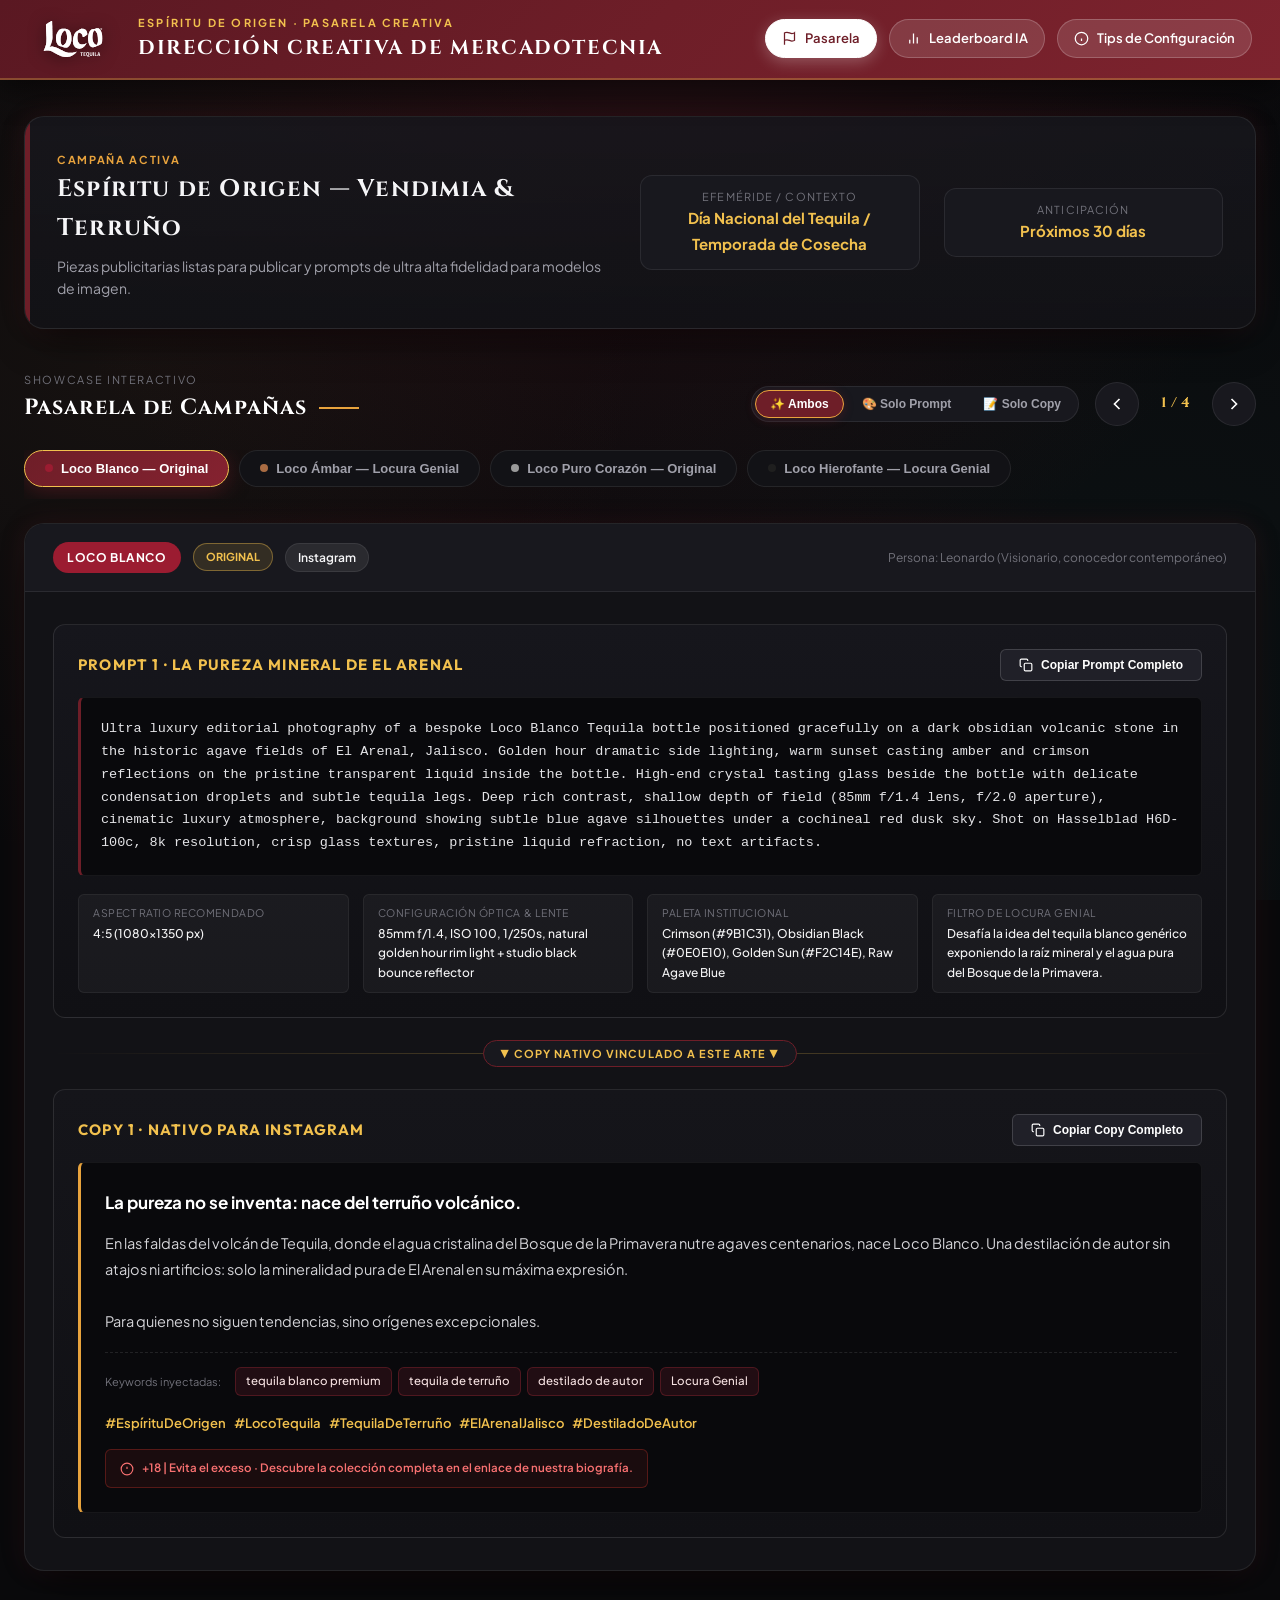
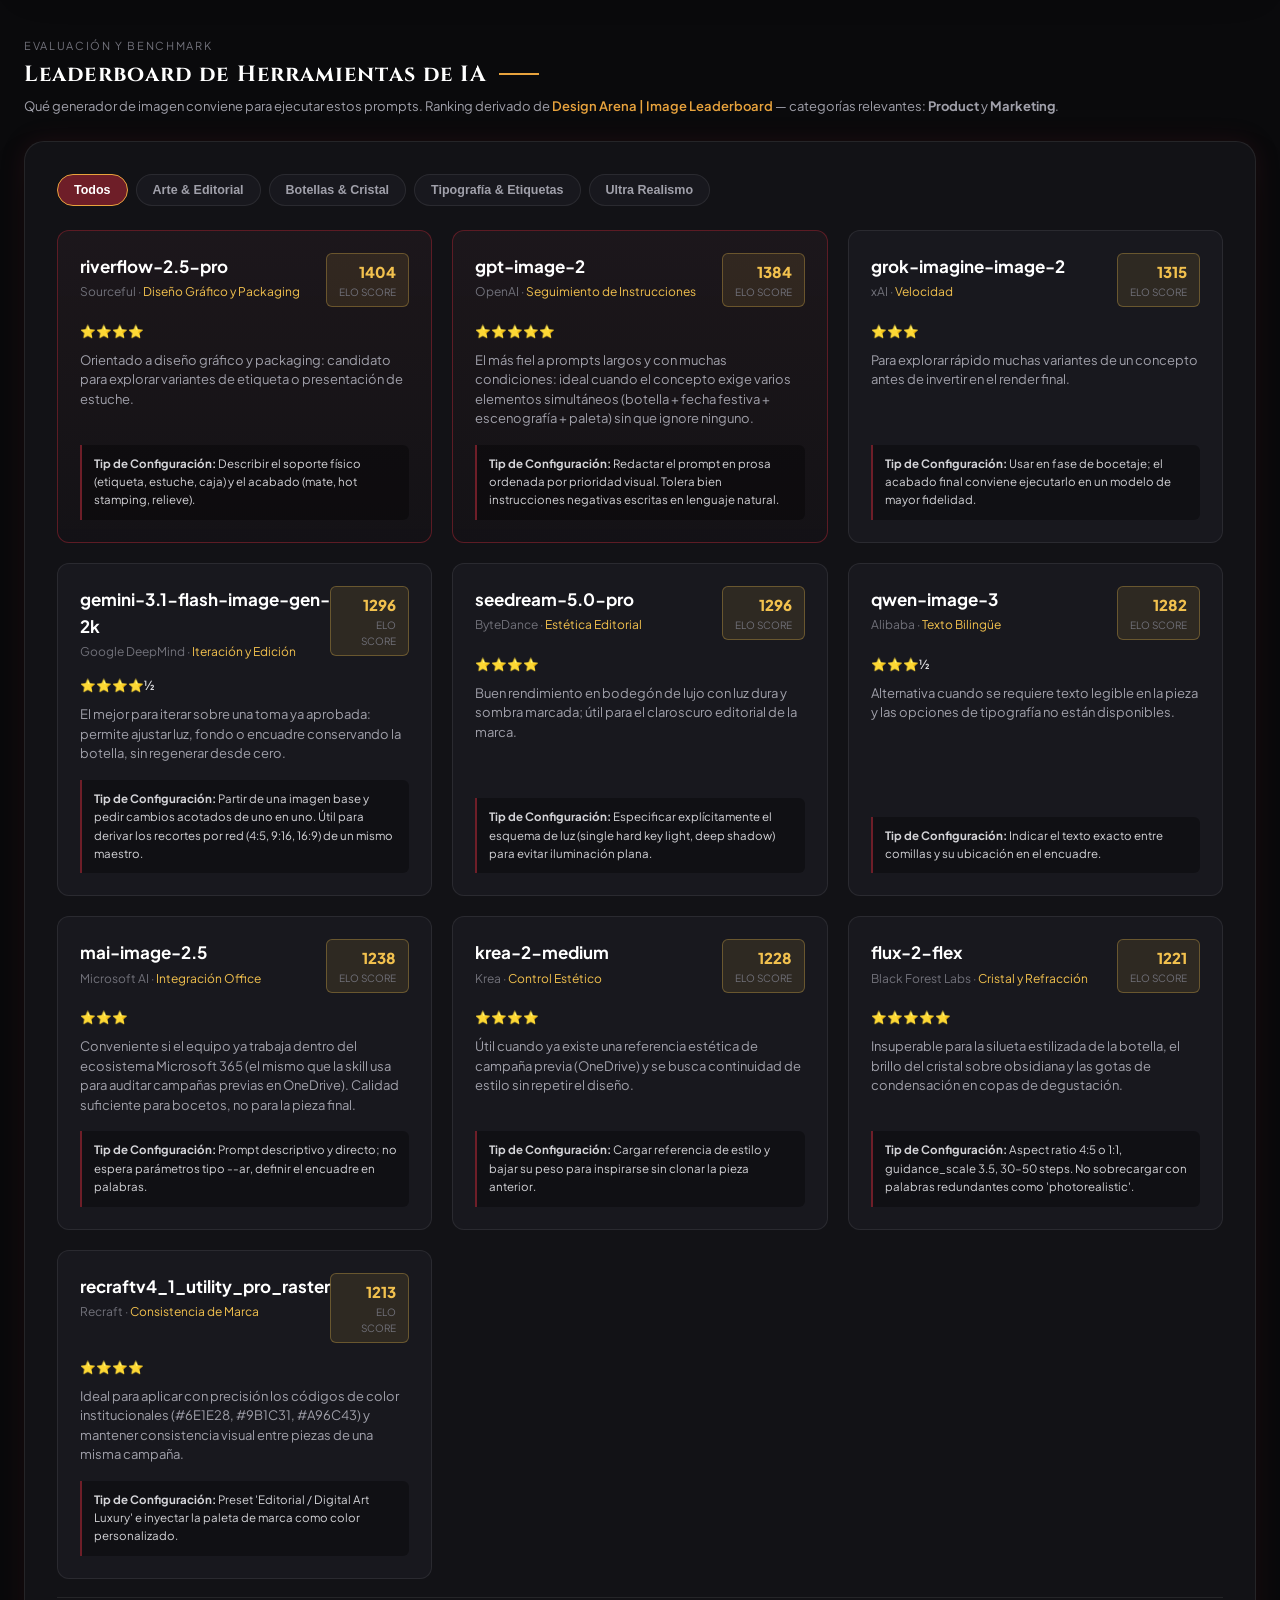
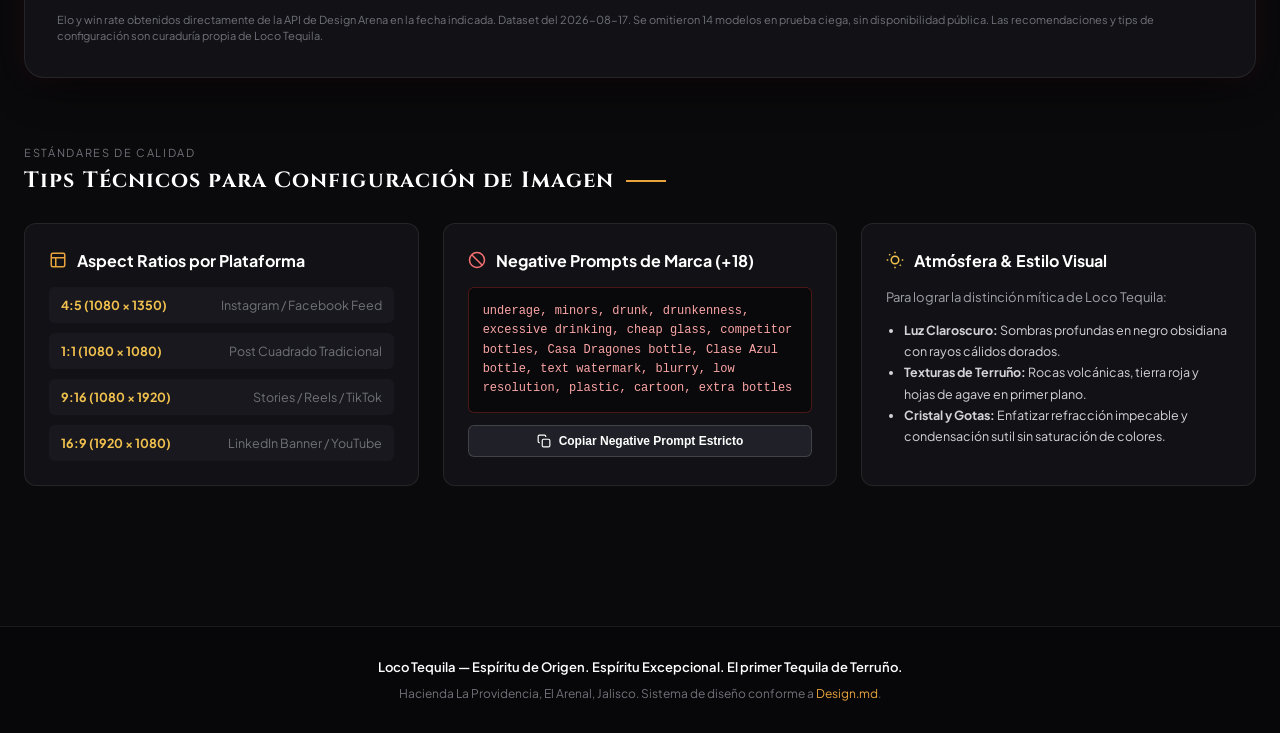
<file: showcase/index.html>
<!DOCTYPE html>
<html lang="es">
<head>
  <meta charset="UTF-8">
  <meta name="viewport" content="width=device-width, initial-scale=1.0">
  <title>Loco Tequila — Pasarela de Prompts & Copys</title>
  <meta name="description" content="Showcase interactivo de campañas, prompts generativos ultra detallados y copys nativos para Loco Tequila.">
  <link rel="stylesheet" href="styles.css">
  <link rel="icon" type="image/png" href="assets/Loco_Tequila_Logo_white.png">
</head>
<body>

  <!-- Barra Superior Maroon Institucional (Design.md) -->
  <header class="top-maroon-bar">
    <div class="header-container">
      <div class="brand-meta">
        <div class="brand-logo-container">
          <img src="assets/Loco_Tequila_Logo_white.svg" alt="Loco Tequila Logo" class="brand-logo-img">
        </div>
        <div class="header-titles">
          <span class="super-tag">Espíritu de Origen · Pasarela Creativa</span>
          <h1>DIRECCIÓN CREATIVA DE MERCADOTECNIA</h1>
        </div>
      </div>
      <div class="header-actions">
        <a href="#runway" class="nav-pill-btn active">
          <svg width="15" height="15" viewBox="0 0 24 24" fill="none" stroke="currentColor" stroke-width="2"><path d="M4 15s1-1 4-1 5 2 8 2 4-1 4-1V3s-1 1-4 1-5-2-8-2-4 1-4 1zM4 22v-7"/></svg>
          Pasarela
        </a>
        <a href="#leaderboard" class="nav-pill-btn">
          <svg width="15" height="15" viewBox="0 0 24 24" fill="none" stroke="currentColor" stroke-width="2"><path d="M18 20V10M12 20V4M6 20v-6"/></svg>
          Leaderboard IA
        </a>
        <a href="#tips" class="nav-pill-btn">
          <svg width="15" height="15" viewBox="0 0 24 24" fill="none" stroke="currentColor" stroke-width="2"><circle cx="12" cy="12" r="10"/><path d="M12 16v-4M12 8h.01"/></svg>
          Tips de Configuración
        </a>
      </div>
    </div>
  </header>

  <!-- Contenedor Principal -->
  <main class="main-wrapper">

    <!-- Hero / Contexto de Campaña -->
    <section class="campaign-hero">
      <div class="hero-meta-grid">
        <div class="hero-title-area">
          <span class="super-tag" style="color: var(--brand-gold); font-size: 11px; font-weight: 700; letter-spacing: 0.15em;">CAMPAÑA ACTIVA</span>
          <h2 id="hero-campaign-title">Espíritu de Origen — Vendimia & Terruño</h2>
          <p>Piezas publicitarias listas para publicar y prompts de ultra alta fidelidad para modelos de imagen.</p>
        </div>
        <div class="hero-badge-box">
          <span class="label">Efeméride / Contexto</span>
          <span class="value" id="hero-date-context">Día Nacional del Tequila</span>
        </div>
        <div class="hero-badge-box">
          <span class="label">Anticipación</span>
          <span class="value" id="hero-target-window">Próximos 30 días</span>
        </div>
      </div>
    </section>

    <!-- Sección 1: PASARELA (RUNWAY) DE PROMPTS & COPYS -->
    <section id="runway" class="runway-section">
      <div class="section-header-row">
        <div>
          <span class="super-tag" style="color: var(--text-muted); font-size: 11px; letter-spacing: 0.15em; text-transform: uppercase;">SHOWCASE INTERACTIVO</span>
          <h3>Pasarela de Campañas</h3>
        </div>
        <div style="display: flex; align-items: center; gap: 16px; flex-wrap: wrap;">
          <!-- Switch de vista: Ambos / Solo Prompt / Solo Copy -->
          <div class="view-switch-group">
            <button id="view-mode-all" class="view-switch-btn active" data-mode="all">✨ Ambos</button>
            <button id="view-mode-prompt" class="view-switch-btn" data-mode="prompt">🎨 Solo Prompt</button>
            <button id="view-mode-copy" class="view-switch-btn" data-mode="copy">📝 Solo Copy</button>
          </div>
          <div class="runway-controls">
            <button id="btn-prev-concept" class="runway-nav-btn" aria-label="Concepto anterior">
              <svg width="20" height="20" viewBox="0 0 24 24" fill="none" stroke="currentColor" stroke-width="2"><path d="M15 18l-6-6 6-6"/></svg>
            </button>
            <span id="concept-counter-display" class="concept-counter">1 / 4</span>
            <button id="btn-next-concept" class="runway-nav-btn" aria-label="Concepto siguiente">
              <svg width="20" height="20" viewBox="0 0 24 24" fill="none" stroke="currentColor" stroke-width="2"><path d="M9 18l6-6-6-6"/></svg>
            </button>
          </div>
        </div>
      </div>

      <!-- Tabs rápidos de conceptos -->
      <div id="concept-tabs-container" class="concept-tabs-track"></div>

      <!-- Tarjeta Escenario de la Pasarela -->
      <div class="runway-card-stage">
        <!-- Header de la pieza -->
        <div class="stage-header">
          <div style="display: flex; align-items: center; gap: 12px; flex-wrap: wrap;">
            <span id="stage-sku-badge" class="sku-badge">Loco Blanco</span>
            <span id="stage-inventiveness-badge" class="inventiveness-tag">Original</span>
            <span id="stage-platform-badge" class="platform-tag">Instagram</span>
          </div>
          <div id="stage-persona-text" style="font-size: 12px; color: var(--text-muted);">
            Persona: Leonardo
          </div>
        </div>

        <!-- Cuerpo: Prompt Arriba, Copy Abajo -->
        <div class="stage-body">
          
          <!-- Bloque Superior: PROMPT PARA IA -->
          <div class="prompt-zone">
            <div class="zone-title-bar">
              <h4 id="prompt-title">
                <svg width="18" height="18" viewBox="0 0 24 24" fill="none" stroke="currentColor" stroke-width="2"><path d="M21 16V8a2 2 0 0 0-1-1.73l-7-4a2 2 0 0 0-2 0l-7 4A2 2 0 0 0 3 8v8a2 2 0 0 0 1 1.73l7 4a2 2 0 0 0 2 0l7-4A2 2 0 0 0 21 16z"/><polyline points="3.27 6.96 12 12.01 20.73 6.96"/><line x1="12" y1="22.08" x2="12" y2="12"/></svg>
                Prompt Generativo Ultra Detallado (Text-to-Image)
              </h4>
              <button id="btn-copy-prompt" class="btn-copy">
                <svg width="14" height="14" viewBox="0 0 24 24" fill="none" stroke="currentColor" stroke-width="2"><rect x="9" y="9" width="13" height="13" rx="2" ry="2"/><path d="M5 15H4a2 2 0 0 1-2-2V4a2 2 0 0 1 2-2h9a2 2 0 0 1 2 2v1"/></svg>
                Copiar Prompt Completo
              </button>
            </div>

            <!-- Caja de Texto del Prompt -->
            <div id="prompt-text-display" class="prompt-text-box"></div>

            <!-- Metadatos de Render -->
            <div class="prompt-metadata-grid">
              <div class="meta-chip">
                <span class="chip-label">Aspect Ratio Recomendado</span>
                <span id="meta-aspect-ratio" class="chip-val">4:5 (1080x1350)</span>
              </div>
              <div class="meta-chip">
                <span class="chip-label">Configuración Óptica & Lente</span>
                <span id="meta-camera" class="chip-val">85mm f/1.4</span>
              </div>
              <div class="meta-chip">
                <span class="chip-label">Paleta Institucional</span>
                <span id="meta-palette" class="chip-val">Crimson, Obsidian, Golden</span>
              </div>
              <div class="meta-chip">
                <span class="chip-label">Filtro de Locura Genial</span>
                <span id="meta-filter-just" class="chip-val">Aprobado</span>
              </div>
            </div>
          </div>

          <!-- Conector / Pasarela -->
          <div class="runway-connector">
            <span class="connector-badge">▼ Copy Nativo Vinculado a este Arte ▼</span>
          </div>

          <!-- Bloque Inferior: COPY NATIVO -->
          <div class="copy-zone">
            <div class="zone-title-bar">
              <h4 id="copy-title">
                <svg width="18" height="18" viewBox="0 0 24 24" fill="none" stroke="#E8A33D" stroke-width="2"><path d="M14 2H6a2 2 0 0 0-2 2v16a2 2 0 0 0 2 2h12a2 2 0 0 0 2-2V8z"/><polyline points="14 2 14 8 20 8"/><line x1="16" y1="13" x2="8" y2="13"/><line x1="16" y1="17" x2="8" y2="17"/><polyline points="10 9 9 9 8 9"/></svg>
                Copy Listo para Publicar
              </h4>
              <button id="btn-copy-copy" class="btn-copy">
                <svg width="14" height="14" viewBox="0 0 24 24" fill="none" stroke="currentColor" stroke-width="2"><rect x="9" y="9" width="13" height="13" rx="2" ry="2"/><path d="M5 15H4a2 2 0 0 1-2-2V4a2 2 0 0 1 2-2h9a2 2 0 0 1 2 2v1"/></svg>
                Copiar Copy Completo
              </button>
            </div>

            <!-- Caja de Texto del Copy -->
            <div class="copy-content-box">
              <div id="copy-headline-display" class="copy-headline"></div>
              <div id="copy-body-display" class="copy-body-text"></div>

              <!-- Keywords SEO/GEO -->
              <div class="copy-keywords-row">
                <span style="font-size: 11px; color: var(--text-muted); align-self: center; margin-right: 6px;">Keywords inyectadas:</span>
                <div id="copy-keywords-container" style="display: flex; flex-wrap: wrap; gap: 6px;"></div>
              </div>

              <!-- Hashtags -->
              <div id="copy-hashtags-container" class="hashtags-row"></div>

              <!-- Guardrails Legales -->
              <div style="margin-top: 14px;">
                <div class="guardrails-row">
                  <svg width="14" height="14" viewBox="0 0 24 24" fill="none" stroke="currentColor" stroke-width="2"><circle cx="12" cy="12" r="10"/><line x1="12" y1="8" x2="12" y2="12"/><line x1="12" y1="16" x2="12.01" y2="16"/></svg>
                  <span id="copy-legal-display">+18 | Evita el exceso</span>
                </div>
              </div>
            </div>
          </div>

        </div>
      </div>
    </section>

    <!-- Sección 2: LEADERBOARD DE HERRAMIENTAS DE IA (DESIGN ARENA) -->
    <section id="leaderboard" class="leaderboard-section">
      <div class="section-header-row">
        <div>
          <span class="super-tag" style="color: var(--text-muted); font-size: 11px; letter-spacing: 0.15em; text-transform: uppercase;">EVALUACIÓN Y BENCHMARK</span>
          <h3>Leaderboard de Herramientas de IA</h3>
          <p style="color: var(--text-secondary); font-size: 13px; margin-top: 4px;">
            Qué generador de imagen conviene para ejecutar estos prompts. Ranking derivado de <a href="https://www.designarena.ai/leaderboard/image" target="_blank" style="color: var(--brand-gold); text-decoration: none; font-weight: 600;">Design Arena | Image Leaderboard</a> — categorías relevantes: <strong>Product</strong> y <strong>Marketing</strong>.
          </p>
        </div>
      </div>

      <div class="leaderboard-card">
        <!-- Filtros por categoría -->
        <div id="leaderboard-filters" class="filter-categories-bar"></div>

        <!-- Grid de modelos -->
        <div id="models-grid-container" class="models-grid"></div>

        <!-- Disclaimer de datos: se rellena desde leaderboard.json (elo_disclaimer / last_updated) -->
        <p id="leaderboard-disclaimer" style="color: var(--text-muted); font-size: 11px; line-height: 1.5; margin-top: 18px; padding-top: 14px; border-top: 1px solid var(--border-subtle);"></p>
      </div>
    </section>

    <!-- Sección 3: GUÍA TÉCNICA & TIPS DE CONFIGURACIÓN -->
    <section id="tips" class="tips-section">
      <div class="section-header-row">
        <div>
          <span class="super-tag" style="color: var(--text-muted); font-size: 11px; letter-spacing: 0.15em; text-transform: uppercase;">ESTÁNDARES DE CALIDAD</span>
          <h3>Tips Técnicos para Configuración de Imagen</h3>
        </div>
      </div>

      <div class="tips-grid">
        <!-- Aspect Ratios -->
        <div class="tip-box">
          <h4>
            <svg width="18" height="18" viewBox="0 0 24 24" fill="none" stroke="var(--brand-gold)" stroke-width="2"><rect x="3" y="3" width="18" height="18" rx="2"/><path d="M3 9h18M9 21V9"/></svg>
            Aspect Ratios por Plataforma
          </h4>
          <div class="ratio-list">
            <div class="ratio-item">
              <span class="ratio-name">4:5 (1080 × 1350)</span>
              <span style="color: var(--text-muted);">Instagram / Facebook Feed</span>
            </div>
            <div class="ratio-item">
              <span class="ratio-name">1:1 (1080 × 1080)</span>
              <span style="color: var(--text-muted);">Post Cuadrado Tradicional</span>
            </div>
            <div class="ratio-item">
              <span class="ratio-name">9:16 (1080 × 1920)</span>
              <span style="color: var(--text-muted);">Stories / Reels / TikTok</span>
            </div>
            <div class="ratio-item">
              <span class="ratio-name">16:9 (1920 × 1080)</span>
              <span style="color: var(--text-muted);">LinkedIn Banner / YouTube</span>
            </div>
          </div>
        </div>

        <!-- Negative Prompts Obligatorios -->
        <div class="tip-box">
          <h4>
            <svg width="18" height="18" viewBox="0 0 24 24" fill="none" stroke="#F87171" stroke-width="2"><circle cx="12" cy="12" r="10"/><line x1="4.93" y1="4.93" x2="19.07" y2="19.07"/></svg>
            Negative Prompts de Marca (+18)
          </h4>
          <div id="negative-prompt-text" class="negative-prompt-display">underage, minors, drunk, drunkenness, excessive drinking, cheap glass, competitor bottles, Casa Dragones bottle, Clase Azul bottle, text watermark, blurry, low resolution, plastic, cartoon, extra bottles</div>
          <button id="btn-copy-negative" class="btn-copy" style="width: 100%; justify-content: center;">
            <svg width="14" height="14" viewBox="0 0 24 24" fill="none" stroke="currentColor" stroke-width="2"><rect x="9" y="9" width="13" height="13" rx="2" ry="2"/><path d="M5 15H4a2 2 0 0 1-2-2V4a2 2 0 0 1 2-2h9a2 2 0 0 1 2 2v1"/></svg>
            Copiar Negative Prompt Estricto
          </button>
        </div>

        <!-- Iluminación & Atmósfera Editorial -->
        <div class="tip-box">
          <h4>
            <svg width="18" height="18" viewBox="0 0 24 24" fill="none" stroke="var(--brand-gold-bright)" stroke-width="2"><circle cx="12" cy="12" r="5"/><line x1="12" y1="1" x2="12" y2="3"/><line x1="12" y1="21" x2="12" y2="23"/><line x1="4.22" y1="4.22" x2="5.64" y2="5.64"/><line x1="18.36" y1="18.36" x2="19.78" y2="19.78"/><line x1="1" y1="12" x2="3" y2="12"/><line x1="21" y1="12" x2="23" y2="12"/></svg>
            Atmósfera & Estilo Visual
          </h4>
          <p style="font-size: 13px; color: var(--text-secondary); margin-bottom: 12px;">
            Para lograr la distinción mítica de Loco Tequila:
          </p>
          <ul style="font-size: 12.5px; color: #D4D4D8; padding-left: 18px; line-height: 1.7;">
            <li><strong>Luz Claroscuro:</strong> Sombras profundas en negro obsidiana con rayos cálidos dorados.</li>
            <li><strong>Texturas de Terruño:</strong> Rocas volcánicas, tierra roja y hojas de agave en primer plano.</li>
            <li><strong>Cristal y Gotas:</strong> Enfatizar refracción impecable y condensación sutil sin saturación de colores.</li>
          </ul>
        </div>
      </div>
    </section>

  </main>

  <!-- Footer Institucional -->
  <footer class="site-footer">
    <div style="max-width: 1400px; margin: 0 auto;">
      <p style="margin-bottom: 6px; font-weight: 600; color: #FFFFFF;">
        Loco Tequila — Espíritu de Origen. Espíritu Excepcional. El primer Tequila de Terruño.
      </p>
      <p style="font-size: 12px;">
        Hacienda La Providencia, El Arenal, Jalisco. Sistema de diseño conforme a <a href="../designs/Design.md">Design.md</a>.
      </p>
    </div>
  </footer>

  <!-- Contenedor para Toast Notifications -->
  <div id="toast-container" class="toast-container"></div>

  <script src="app.js"></script>
</body>
</html>
</file>
<file: showcase/styles.css>
/* ==========================================================================
   LOCO TEQUILA — SHOWCASE WEB / PASARELA DE PROMPTS & COPYS
   Sistema de diseño institucional basado en designs/Design.md
   ========================================================================== */

@import url('https://fonts.googleapis.com/css2?family=Cinzel:wght@500;600;700;900&family=Outfit:wght@300;400;500;600;700&family=Plus+Jakarta+Sans:wght@300;400;500;600;700&display=swap');

:root {
  /* Paleta institucional (Design.md) */
  --brand-maroon: #6E1E28;
  --brand-maroon-deep: #5A1822;
  --brand-maroon-glow: rgba(110, 30, 40, 0.45);
  --brand-gold: #E8A33D;
  --brand-gold-bright: #F2C14E;
  --header-text: #FFFFFF;
  --section-title: #6E1E28;
  --section-subtitle: #8A8A8A;

  /* Tokens de SKU */
  --p-blanco: #9B1C31;
  --p-corazon: #9A9A9A;
  --p-ambar: #A96C43;
  --p-269: #1F1F1F;
  --p-aureo: #1F6E6E;
  --p-200: #F2C14E;

  /* Modos oscuros de ultra lujo */
  --bg-dark: #0A0A0C;
  --bg-card: #121216;
  --bg-card-elevated: #18181E;
  --bg-card-subtle: #202028;
  --border-subtle: rgba(255, 255, 255, 0.08);
  --border-active: rgba(232, 163, 61, 0.5);
  --border-maroon: rgba(110, 30, 40, 0.6);

  /* Textos */
  --text-primary: #F5F5F7;
  --text-secondary: #A0A0AA;
  --text-muted: #71717A;
  --text-accent: #F2C14E;

  /* Acentos de interfaz */
  --highlight-cream: #FBF3DD;
  --pill-bg: #F6E2E2;
  --pill-text: #9B1C31;
  --radius-sm: 6px;
  --radius-md: 12px;
  --radius-lg: 20px;
  --radius-full: 9999px;
  --shadow-luxury: 0 20px 40px -15px rgba(0, 0, 0, 0.7), 0 0 25px rgba(110, 30, 40, 0.2);
  --transition: all 0.3s cubic-bezier(0.16, 1, 0.3, 1);
}

/* Reset y base */
* {
  margin: 0;
  padding: 0;
  box-sizing: border-box;
}

body {
  font-family: 'Plus Jakarta Sans', -apple-system, BlinkMacSystemFont, sans-serif;
  background-color: var(--bg-dark);
  color: var(--text-primary);
  line-height: 1.6;
  overflow-x: hidden;
  background-image:
    radial-gradient(circle at 50% 0%, rgba(110, 30, 40, 0.25) 0%, transparent 60%),
    radial-gradient(circle at 10% 40%, rgba(169, 108, 67, 0.08) 0%, transparent 40%),
    radial-gradient(circle at 90% 80%, rgba(31, 110, 110, 0.08) 0%, transparent 50%);
  background-attachment: fixed;
}

/* Tipografía especializada */
h1,
h2,
h3,
.font-serif {
  font-family: 'Cinzel', serif;
  letter-spacing: 0.05em;
}

.font-sans-title {
  font-family: 'Outfit', sans-serif;
}

/* Header & Barra Superior Maroon */
.top-maroon-bar {
  background: linear-gradient(135deg, var(--brand-maroon-deep) 0%, var(--brand-maroon) 50%, #7D232E 100%);
  border-bottom: 2px solid rgba(242, 193, 78, 0.3);
  padding: 14px 28px;
  position: sticky;
  top: 0;
  z-index: 100;
  backdrop-filter: blur(12px);
  box-shadow: 0 10px 30px rgba(0, 0, 0, 0.5);
}

.header-container {
  max-width: 1400px;
  margin: 0 auto;
  display: flex;
  justify-content: space-between;
  align-items: center;
  flex-wrap: wrap;
  gap: 16px;
}

.brand-meta {
  display: flex;
  align-items: center;
  gap: 20px;
}

.brand-logo-container {
  display: flex;
  align-items: center;
}

.brand-logo-img {
  height: 48px;
  width: auto;
  filter: drop-shadow(0 2px 8px rgba(0, 0, 0, 0.5));
}

.brand-logo-fallback {
  flex-direction: column;
  align-items: flex-start;
  line-height: 1;
  background: rgba(0, 0, 0, 0.35);
  border: 1px solid var(--brand-gold-bright);
  padding: 6px 14px;
  border-radius: var(--radius-sm);
}

.brand-logo-fallback .logo-text-loco {
  font-family: 'Cinzel', serif;
  font-size: 22px;
  font-weight: 800;
  color: #FFFFFF;
  letter-spacing: 0.15em;
}

.brand-logo-fallback .logo-text-sub {
  font-family: 'Outfit', sans-serif;
  font-size: 9px;
  font-weight: 700;
  color: var(--brand-gold-bright);
  letter-spacing: 0.35em;
  margin-top: 2px;
}

.header-titles {
  display: flex;
  flex-direction: column;
}

.header-titles .super-tag {
  font-size: 11px;
  text-transform: uppercase;
  letter-spacing: 0.2em;
  color: var(--brand-gold-bright);
  font-weight: 700;
}

.header-titles h1 {
  font-size: 20px;
  font-weight: 700;
  color: #FFFFFF;
  margin: 0;
  letter-spacing: 0.08em;
}

.header-actions {
  display: flex;
  align-items: center;
  gap: 12px;
}

.nav-pill-btn {
  background: rgba(255, 255, 255, 0.12);
  border: 1px solid rgba(255, 255, 255, 0.2);
  color: #FFFFFF;
  padding: 8px 16px;
  border-radius: var(--radius-full);
  font-size: 13px;
  font-weight: 600;
  cursor: pointer;
  display: inline-flex;
  align-items: center;
  gap: 8px;
  transition: var(--transition);
  text-decoration: none;
}

.nav-pill-btn:hover,
.nav-pill-btn.active {
  background: #FFFFFF;
  color: var(--brand-maroon);
  border-color: #FFFFFF;
  box-shadow: 0 4px 15px rgba(255, 255, 255, 0.25);
}

/* Contenedor Principal */
.main-wrapper {
  max-width: 1400px;
  margin: 0 auto;
  padding: 36px 24px 80px 24px;
}

/* Hero Section / Contexto de Campaña */
.campaign-hero {
  background: linear-gradient(180deg, rgba(24, 24, 30, 0.8) 0%, rgba(18, 18, 22, 0.95) 100%);
  border: 1px solid var(--border-subtle);
  border-radius: var(--radius-lg);
  padding: 28px 32px;
  margin-bottom: 36px;
  position: relative;
  overflow: hidden;
  box-shadow: var(--shadow-luxury);
}

.campaign-hero::before {
  content: '';
  position: absolute;
  top: 0;
  left: 0;
  width: 5px;
  height: 100%;
  background: var(--brand-maroon);
}

.hero-meta-grid {
  display: grid;
  grid-template-columns: 2fr 1fr 1fr;
  gap: 24px;
  align-items: center;
}

@media (max-width: 900px) {
  .hero-meta-grid {
    grid-template-columns: 1fr;
  }
}

.hero-title-area h2 {
  font-size: 24px;
  color: var(--text-primary);
  margin-bottom: 8px;
}

.hero-title-area p {
  color: var(--text-secondary);
  font-size: 14px;
}

.hero-badge-box {
  background: var(--bg-card-elevated);
  border: 1px solid var(--border-subtle);
  padding: 12px 18px;
  border-radius: var(--radius-md);
  text-align: center;
}

.hero-badge-box .label {
  font-size: 11px;
  text-transform: uppercase;
  color: var(--text-muted);
  letter-spacing: 0.1em;
  display: block;
}

.hero-badge-box .value {
  font-size: 15px;
  font-weight: 700;
  color: var(--brand-gold-bright);
}

/* ==========================================================================
   PASARELA / RUNWAY SECTION
   ========================================================================== */
.runway-section {
  margin-bottom: 60px;
}

.section-header-row {
  display: flex;
  justify-content: space-between;
  align-items: flex-end;
  margin-bottom: 24px;
  flex-wrap: wrap;
  gap: 16px;
}

.section-header-row h3 {
  font-size: 22px;
  color: #FFFFFF;
  display: flex;
  align-items: center;
  gap: 12px;
}

.section-header-row h3::after {
  content: '';
  display: inline-block;
  width: 40px;
  height: 2px;
  background: var(--brand-gold);
}

.view-switch-group {
  display: flex;
  background: var(--bg-card-elevated);
  border: 1px solid var(--border-subtle);
  border-radius: var(--radius-full);
  padding: 3px;
  gap: 4px;
}

.view-switch-btn {
  background: transparent;
  border: none;
  color: var(--text-secondary);
  padding: 6px 14px;
  border-radius: var(--radius-full);
  font-size: 12px;
  font-weight: 600;
  cursor: pointer;
  transition: var(--transition);
}

.view-switch-btn:hover {
  color: #FFFFFF;
}

.view-switch-btn.active {
  background: var(--brand-maroon);
  color: #FFFFFF;
  border: 1px solid var(--brand-gold);
  box-shadow: 0 2px 10px rgba(110, 30, 40, 0.4);
}

.zone-hidden {
  display: none !important;
}

.runway-controls {
  display: flex;
  align-items: center;
  gap: 12px;
}

.runway-nav-btn {
  background: var(--bg-card-elevated);
  border: 1px solid var(--border-subtle);
  color: #FFFFFF;
  width: 44px;
  height: 44px;
  border-radius: 50%;
  display: flex;
  align-items: center;
  justify-content: center;
  cursor: pointer;
  transition: var(--transition);
}

.runway-nav-btn:hover {
  background: var(--brand-maroon);
  border-color: var(--brand-gold);
  transform: translateY(-2px);
  box-shadow: 0 6px 20px rgba(110, 30, 40, 0.4);
}

.concept-counter {
  font-family: 'Cinzel', serif;
  font-size: 14px;
  color: var(--brand-gold-bright);
  font-weight: 700;
  padding: 0 10px;
}

/* Tabs de Conceptos */
.concept-tabs-track {
  display: flex;
  gap: 10px;
  overflow-x: auto;
  padding-bottom: 12px;
  margin-bottom: 24px;
  scrollbar-width: thin;
}

.concept-tab-pill {
  background: var(--bg-card);
  border: 1px solid var(--border-subtle);
  color: var(--text-secondary);
  padding: 10px 20px;
  border-radius: var(--radius-full);
  font-size: 13px;
  font-weight: 600;
  cursor: pointer;
  white-space: nowrap;
  transition: var(--transition);
  display: flex;
  align-items: center;
  gap: 8px;
}

.concept-tab-pill .dot {
  width: 8px;
  height: 8px;
  border-radius: 50%;
}

.concept-tab-pill:hover {
  background: var(--bg-card-elevated);
  color: #FFFFFF;
  border-color: rgba(255, 255, 255, 0.2);
}

.concept-tab-pill.active {
  background: linear-gradient(135deg, var(--brand-maroon) 0%, #852230 100%);
  color: #FFFFFF;
  border-color: var(--brand-gold-bright);
  box-shadow: 0 4px 20px rgba(110, 30, 40, 0.5);
}

/* Tarjeta Principal de la Pasarela */
.runway-card-stage {
  background: var(--bg-card);
  border: 1px solid var(--border-subtle);
  border-radius: var(--radius-lg);
  overflow: hidden;
  box-shadow: var(--shadow-luxury);
  position: relative;
  transition: var(--transition);
}

.runway-card-stage:hover {
  border-color: rgba(232, 163, 61, 0.35);
}

.stage-header {
  background: var(--bg-card-elevated);
  border-bottom: 1px solid var(--border-subtle);
  padding: 18px 28px;
  display: flex;
  justify-content: space-between;
  align-items: center;
  flex-wrap: wrap;
  gap: 16px;
}

.sku-badge {
  display: inline-flex;
  align-items: center;
  gap: 8px;
  padding: 6px 14px;
  border-radius: var(--radius-full);
  font-size: 12px;
  font-weight: 700;
  letter-spacing: 0.05em;
  text-transform: uppercase;
  color: #FFFFFF;
}

.inventiveness-tag {
  background: rgba(242, 193, 78, 0.12);
  border: 1px solid rgba(242, 193, 78, 0.4);
  color: var(--brand-gold-bright);
  padding: 4px 12px;
  border-radius: var(--radius-full);
  font-size: 11px;
  font-weight: 700;
  text-transform: uppercase;
}

.platform-tag {
  background: rgba(255, 255, 255, 0.08);
  border: 1px solid var(--border-subtle);
  color: var(--text-primary);
  padding: 4px 12px;
  border-radius: var(--radius-full);
  font-size: 12px;
  font-weight: 600;
}

/* Cuerpo de la Pasarela: Prompt Arriba, Copy Abajo */
.stage-body {
  padding: 32px 28px;
  display: flex;
  flex-direction: column;
  gap: 32px;
}

/* Bloque Superior: PROMPT PARA IA */
.prompt-zone {
  background: linear-gradient(180deg, #16161C 0%, #101014 100%);
  border: 1px solid rgba(255, 255, 255, 0.1);
  border-radius: var(--radius-md);
  padding: 24px;
  position: relative;
}

.zone-title-bar {
  display: flex;
  justify-content: space-between;
  align-items: center;
  margin-bottom: 16px;
  flex-wrap: wrap;
  gap: 12px;
}

.zone-title-bar h4 {
  font-family: 'Outfit', sans-serif;
  font-size: 15px;
  font-weight: 700;
  color: var(--brand-gold-bright);
  display: flex;
  align-items: center;
  gap: 8px;
  text-transform: uppercase;
  letter-spacing: 0.08em;
}

.btn-copy {
  background: var(--bg-card-subtle);
  border: 1px solid rgba(255, 255, 255, 0.15);
  color: #FFFFFF;
  padding: 8px 18px;
  border-radius: var(--radius-sm);
  font-size: 12px;
  font-weight: 600;
  cursor: pointer;
  display: inline-flex;
  align-items: center;
  gap: 8px;
  transition: var(--transition);
}

.btn-copy:hover {
  background: var(--brand-maroon);
  border-color: var(--brand-gold-bright);
  transform: translateY(-1px);
}

.btn-copy.copied {
  background: #1F6E6E;
  border-color: #4EFAF2;
  color: #FFFFFF;
}

.prompt-text-box {
  background: #09090C;
  border: 1px solid rgba(255, 255, 255, 0.06);
  border-radius: var(--radius-sm);
  padding: 20px;
  font-family: 'SFMono-Regular', Consolas, 'Liberation Mono', Menlo, monospace;
  font-size: 13.5px;
  line-height: 1.7;
  color: #E4E4E7;
  white-space: pre-wrap;
  user-select: all;
  border-left: 3px solid var(--brand-maroon);
}

.prompt-metadata-grid {
  display: grid;
  grid-template-columns: repeat(auto-fit, minmax(240px, 1fr));
  gap: 14px;
  margin-top: 18px;
}

.meta-chip {
  background: rgba(255, 255, 255, 0.04);
  border: 1px solid rgba(255, 255, 255, 0.06);
  border-radius: var(--radius-sm);
  padding: 10px 14px;
  font-size: 12px;
}

.meta-chip .chip-label {
  color: var(--text-muted);
  display: block;
  font-size: 10.5px;
  text-transform: uppercase;
  letter-spacing: 0.05em;
  margin-bottom: 2px;
}

.meta-chip .chip-val {
  color: #F4F4F5;
  font-weight: 500;
}

/* Divisor Decorativo de Pasarela */
.runway-connector {
  display: flex;
  align-items: center;
  justify-content: center;
  position: relative;
  margin: -10px 0;
}

.runway-connector::before {
  content: '';
  position: absolute;
  width: 100%;
  height: 1px;
  background: linear-gradient(90deg, transparent, rgba(242, 193, 78, 0.3), transparent);
}

.connector-badge {
  background: var(--bg-card-elevated);
  border: 1px solid var(--brand-maroon);
  padding: 4px 16px;
  border-radius: var(--radius-full);
  font-size: 11px;
  text-transform: uppercase;
  color: var(--brand-gold-bright);
  font-weight: 700;
  z-index: 2;
  letter-spacing: 0.1em;
}

/* Bloque Inferior: COPY NATIVO */
.copy-zone {
  background: linear-gradient(180deg, #15151A 0%, #101014 100%);
  border: 1px solid rgba(255, 255, 255, 0.1);
  border-radius: var(--radius-md);
  padding: 24px;
  position: relative;
}

.copy-content-box {
  background: #09090C;
  border: 1px solid rgba(255, 255, 255, 0.06);
  border-radius: var(--radius-sm);
  padding: 24px;
  font-size: 14.5px;
  line-height: 1.8;
  color: #F4F4F5;
  border-left: 3px solid var(--brand-gold);
}

.copy-headline {
  font-size: 17px;
  font-weight: 700;
  color: #FFFFFF;
  margin-bottom: 12px;
}

.copy-body-text {
  white-space: pre-line;
  margin-bottom: 18px;
  color: #D4D4D8;
}

.copy-keywords-row {
  display: flex;
  flex-wrap: wrap;
  gap: 8px;
  margin-bottom: 16px;
  padding-top: 14px;
  border-top: 1px dashed rgba(255, 255, 255, 0.1);
}

.keyword-badge {
  background: rgba(110, 30, 40, 0.25);
  border: 1px solid rgba(110, 30, 40, 0.6);
  color: #F6E2E2;
  padding: 3px 10px;
  border-radius: var(--radius-sm);
  font-size: 11.5px;
  font-weight: 500;
}

.hashtags-row {
  color: var(--brand-gold-bright);
  font-size: 13px;
  font-weight: 600;
  margin-bottom: 14px;
  display: flex;
  flex-wrap: wrap;
  gap: 8px;
}

.guardrails-row {
  background: rgba(226, 59, 46, 0.08);
  border: 1px solid rgba(226, 59, 46, 0.3);
  padding: 8px 14px;
  border-radius: var(--radius-sm);
  font-size: 11.5px;
  color: #F87171;
  font-weight: 600;
  display: inline-flex;
  align-items: center;
  gap: 8px;
}

/* ==========================================================================
   SECCIÓN LEADERBOARD IA (DESIGN ARENA)
   ========================================================================== */
.leaderboard-section {
  margin-bottom: 60px;
}

.leaderboard-card {
  background: var(--bg-card);
  border: 1px solid var(--border-subtle);
  border-radius: var(--radius-lg);
  padding: 32px;
  box-shadow: var(--shadow-luxury);
}

.filter-categories-bar {
  display: flex;
  gap: 8px;
  flex-wrap: wrap;
  margin-bottom: 24px;
}

.filter-btn {
  background: var(--bg-card-elevated);
  border: 1px solid var(--border-subtle);
  color: var(--text-secondary);
  padding: 8px 16px;
  border-radius: var(--radius-full);
  font-size: 12.5px;
  font-weight: 600;
  cursor: pointer;
  transition: var(--transition);
}

.filter-btn:hover,
.filter-btn.active {
  background: var(--brand-maroon);
  color: #FFFFFF;
  border-color: var(--brand-gold);
}

.models-grid {
  display: grid;
  grid-template-columns: repeat(auto-fit, minmax(360px, 1fr));
  gap: 20px;
}

.model-card {
  background: var(--bg-card-elevated);
  border: 1px solid var(--border-subtle);
  border-radius: var(--radius-md);
  padding: 22px;
  display: flex;
  flex-direction: column;
  justify-content: space-between;
  transition: var(--transition);
  position: relative;
  overflow: hidden;
}

.model-card:hover {
  transform: translateY(-4px);
  border-color: rgba(242, 193, 78, 0.4);
  box-shadow: 0 12px 30px rgba(0, 0, 0, 0.6);
}

.model-card.top-rank {
  border-color: rgba(110, 30, 40, 0.8);
  background: linear-gradient(180deg, rgba(30, 24, 28, 0.9) 0%, rgba(20, 18, 22, 0.95) 100%);
}

.model-header {
  display: flex;
  justify-content: space-between;
  align-items: flex-start;
  margin-bottom: 14px;
}

.model-rank-badge {
  background: var(--brand-maroon);
  color: #FFFFFF;
  font-family: 'Cinzel', serif;
  font-size: 12px;
  font-weight: 700;
  padding: 4px 10px;
  border-radius: var(--radius-sm);
  border: 1px solid var(--brand-gold);
}

.model-name {
  font-size: 17px;
  font-weight: 700;
  color: #FFFFFF;
  margin-bottom: 2px;
}

.model-dev {
  font-size: 12px;
  color: var(--text-muted);
}

.elo-score-box {
  background: rgba(242, 193, 78, 0.1);
  border: 1px solid rgba(242, 193, 78, 0.3);
  padding: 6px 12px;
  border-radius: var(--radius-sm);
  text-align: right;
}

.elo-score-box .score-val {
  font-size: 15px;
  font-weight: 800;
  color: var(--brand-gold-bright);
}

.elo-score-box .score-lbl {
  font-size: 10px;
  color: var(--text-muted);
  text-transform: uppercase;
}

.model-loco-rating {
  font-size: 12.5px;
  color: #E4E4E7;
  font-weight: 600;
  margin: 10px 0;
  display: flex;
  align-items: center;
  gap: 6px;
}

.model-recommendation {
  font-size: 13px;
  color: var(--text-secondary);
  line-height: 1.5;
  margin-bottom: 16px;
}

.model-tip-box {
  background: rgba(0, 0, 0, 0.35);
  border-left: 2px solid var(--brand-maroon);
  padding: 10px 12px;
  font-size: 11.5px;
  color: #D4D4D8;
  border-radius: 0 var(--radius-sm) var(--radius-sm) 0;
}

/* ==========================================================================
   SECCIÓN TIPS DE CONFIGURACIÓN
   ========================================================================== */
.tips-section {
  margin-bottom: 60px;
}

.tips-grid {
  display: grid;
  grid-template-columns: repeat(auto-fit, minmax(300px, 1fr));
  gap: 24px;
}

.tip-box {
  background: var(--bg-card);
  border: 1px solid var(--border-subtle);
  border-radius: var(--radius-md);
  padding: 24px;
  transition: var(--transition);
}

.tip-box:hover {
  border-color: rgba(255, 255, 255, 0.2);
}

.tip-box h4 {
  font-size: 16px;
  color: #FFFFFF;
  margin-bottom: 14px;
  display: flex;
  align-items: center;
  gap: 10px;
}

.ratio-list {
  display: flex;
  flex-direction: column;
  gap: 10px;
}

.ratio-item {
  display: flex;
  justify-content: space-between;
  padding: 8px 12px;
  background: var(--bg-card-elevated);
  border-radius: var(--radius-sm);
  font-size: 12.5px;
}

.ratio-item .ratio-name {
  font-weight: 700;
  color: var(--brand-gold-bright);
}

.negative-prompt-display {
  background: #09090C;
  border: 1px solid rgba(226, 59, 46, 0.3);
  padding: 14px;
  border-radius: var(--radius-sm);
  font-family: monospace;
  font-size: 12px;
  color: #FCA5A5;
  line-height: 1.6;
  margin-bottom: 12px;
}

/* Footer Institucional */
.site-footer {
  border-top: 1px solid var(--border-subtle);
  background: #070709;
  padding: 30px 24px;
  text-align: center;
  font-size: 13px;
  color: var(--text-muted);
}

.site-footer a {
  color: var(--brand-gold);
  text-decoration: none;
}

.site-footer a:hover {
  text-decoration: underline;
}

/* Toast Notifications */
.toast-container {
  position: fixed;
  bottom: 24px;
  right: 24px;
  z-index: 1000;
  display: flex;
  flex-direction: column;
  gap: 10px;
}

.toast {
  background: var(--bg-card-elevated);
  border: 1px solid var(--brand-gold);
  color: #FFFFFF;
  padding: 12px 20px;
  border-radius: var(--radius-md);
  box-shadow: 0 10px 30px rgba(0, 0, 0, 0.8);
  display: flex;
  align-items: center;
  gap: 10px;
  font-size: 13px;
  font-weight: 600;
  animation: slideIn 0.3s cubic-bezier(0.16, 1, 0.3, 1) forwards;
}

@keyframes slideIn {
  from {
    opacity: 0;
    transform: translateY(20px);
  }

  to {
    opacity: 1;
    transform: translateY(0);
  }
}
</file>
